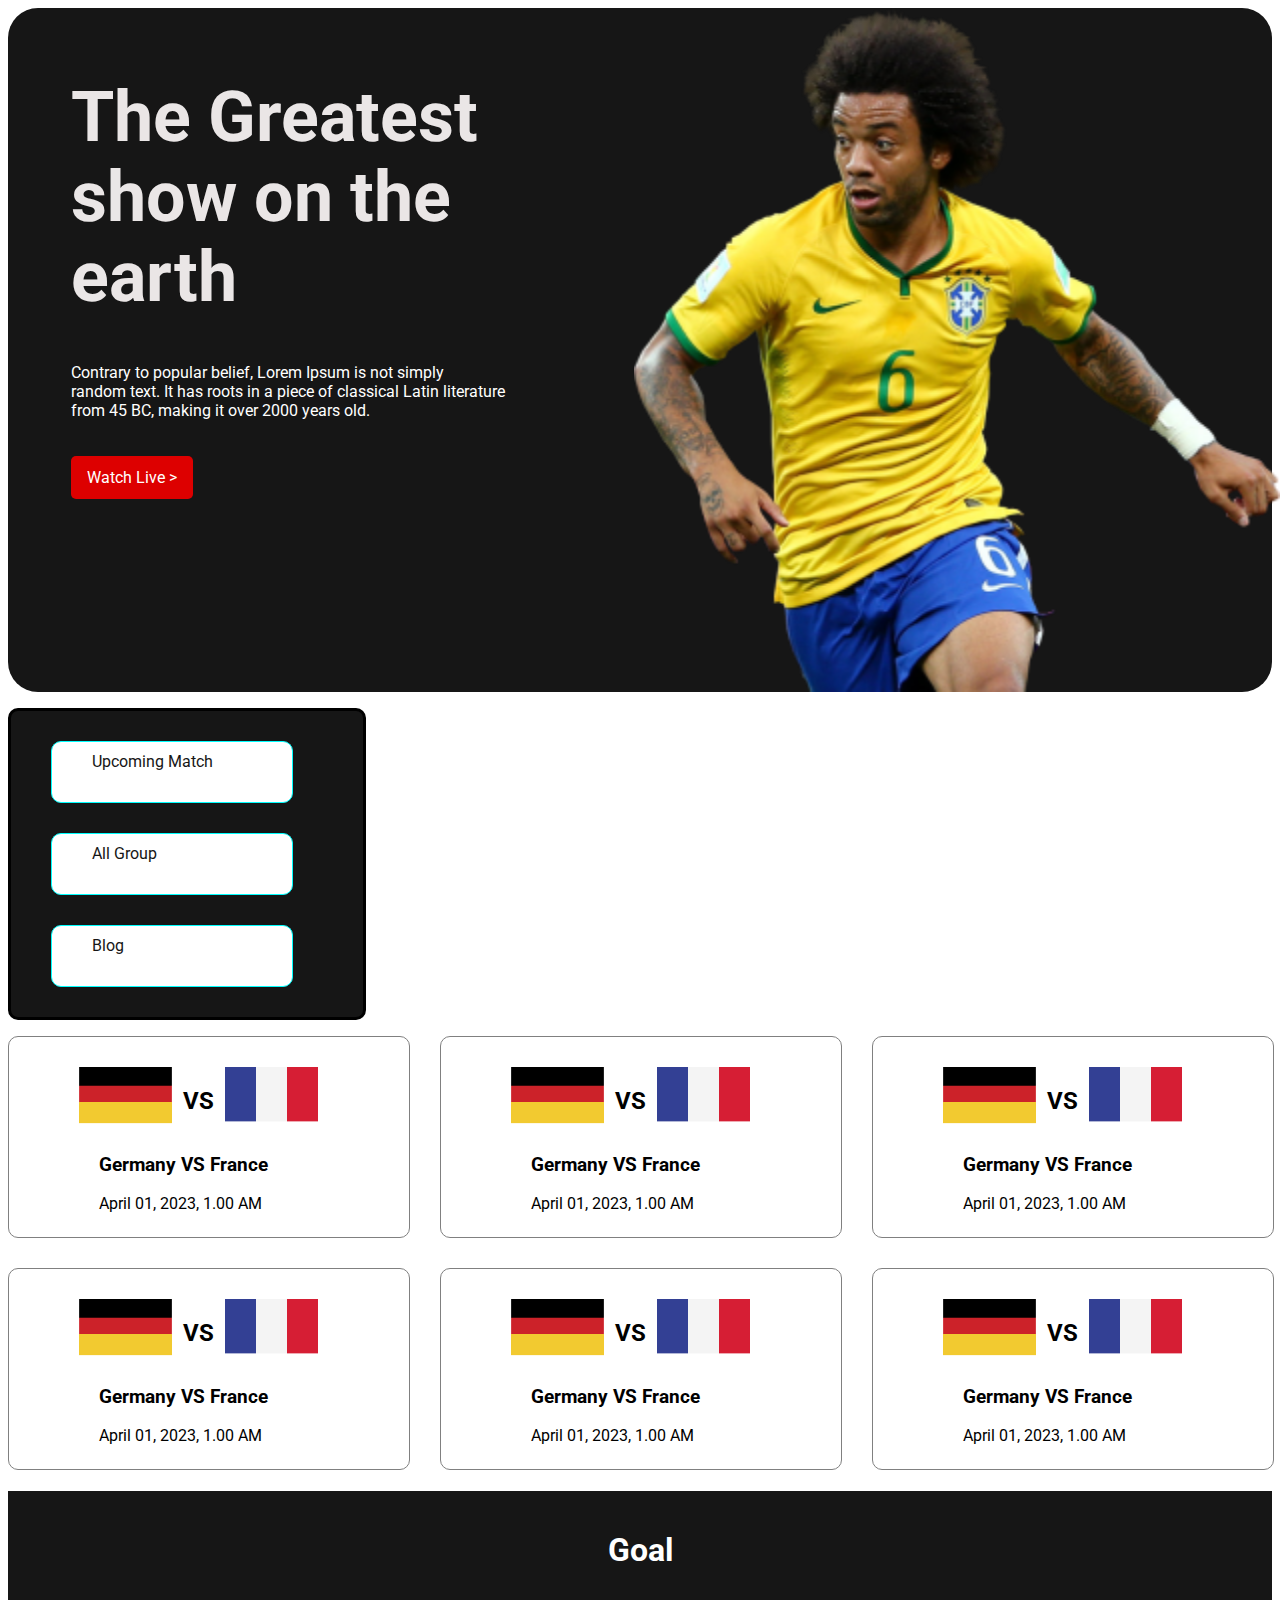
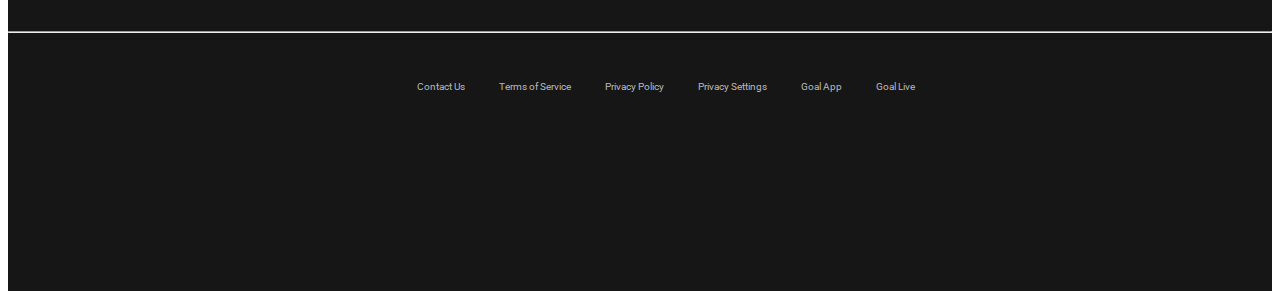
<file: index.html>
<!DOCTYPE html>
<html lang="en">
<head>
    <meta charset="UTF-8">
    <meta http-equiv="X-UA-Compatible" content="IE=edge">
    <meta name="viewport" content="width=device-width, initial-scale=1.0">
    <title>Goal</title>
    <link rel="shortcut icon" href="assets/Flag.png" type="image/x-icon">
    <link rel="stylesheet" href="styles/style2.css">
    <link rel="stylesheet" href="styles/nav.css">
</head>
<body>
  <section class="text-banner">
  
    <div class="first-logs">
         <h1 class="big-logs">
            The Greatest <br>
             show on the <br>
             earth <br>
         </h1>
         <p>
            Contrary to popular belief, Lorem Ipsum is not simply <br>
            random text. It has roots in a piece of classical Latin literature <br>
             from 45 BC, making it over 2000 years old.<br>
         </p>
         <a class="firts-button" href="">
            Watch Live >
            </a>

    </div>
    <div class="big-logs-img">
        <img src="assets/Banner Image.png" alt="">
    </div>
</section>
<section>
    <header>
      <nav class="">
        <ul>
          <li><a target="_blank" href="home.html">Upcoming Match</a></li>
          <li><a href="">All Group</a></li>
          <li><a target="_blank" href="index.html">Blog</a></li>
        </ul>


    </header>
  </section>
  <section class="gird-section">
    <!-- .container>.food*12>img[src="img/food.jpg"]+h2{item-$}+h4{price: $100}+p>lorem30^button{order now} -->
    <div class="contaner">
    <div class="lad-nat">
      <div class="type-blogs">
      <div class="tool-gad"><img src="assets/germany Flag.png" alt=""></div>
      <h2>VS</h2>
      <div class="tool-gad"><img src="assets/Flag.png" alt=""> </div> 
  </div>
  <div class="big-tab">
     <h3>Germany VS France </h3>
  <p>April 01, 2023, 1.00 AM</p>
  </div>
    </div>
    
  <div class="lad-nat">
     <div class="type-blogs">
    <div class="tool-gad"><img src="assets/germany Flag.png" alt=""></div>
    <h2>VS</h2>
    <div class="tool-gad"><img src="assets/Flag.png" alt=""> </div> 
</div>
<div class="big-tab">
   <h3>Germany VS France </h3>
<p>April 01, 2023, 1.00 AM</p>
</div>
  </div>
 
<div class="lad-nat">
  <div class="type-blogs">
  <div class="tool-gad"><img src="assets/germany Flag.png" alt=""></div>
  <h2>VS</h2>
  <div class="tool-gad"><img src="assets/Flag.png" alt=""> </div> 
</div>
<div class="big-tab">
 <h3>Germany VS France </h3>
<p>April 01, 2023, 1.00 AM</p>
</div>
</div>

<div class="lad-nat">
<div class="type-blogs">
  <div class="tool-gad"><img src="assets/germany Flag.png" alt=""></div>
  <h2>VS</h2>
  <div class="tool-gad"><img src="assets/Flag.png" alt=""> </div> 
</div>
<div class="big-tab">
 <h3>Germany VS France </h3>
<p>April 01, 2023, 1.00 AM</p>
</div>
</div>

<div class="lad-nat">
  <div class="type-blogs">
  <div class="tool-gad"><img src="assets/germany Flag.png" alt=""></div>
  <h2>VS</h2>
  <div class="tool-gad"><img src="assets/Flag.png" alt=""> </div> 
</div>
<div class="big-tab">
 <h3>Germany VS France </h3>
<p>April 01, 2023, 1.00 AM</p>
</div>
</div>

<div class="lad-nat">
  <div class="type-blogs">
  <div class="tool-gad"><img src="assets/germany Flag.png" alt=""></div>
  <h2>VS</h2>
  <div class="tool-gad"><img src="assets/Flag.png" alt=""> </div> 
</div>
<div class="big-tab">
 <h3>Germany VS France </h3>
<p>April 01, 2023, 1.00 AM</p>
</div>
</div>
  </div>               
  </section>
  <footer>
    <div>
      <h1>
      Goal
    </h1>
    </div>
   
    <hr>
    <div class="footer-row">
      <p class="footer-nab">
      Contact Us   
    </p>
    <p class="footer-nab">
      Terms of Service
    </p>
    <p class="footer-nab">
      Privacy Policy
    </p>
    <p class="footer-nab"> 
      Privacy Settings
    </p>
    <p class="footer-nab">
      Goal App 
    </p>
    <p class="footer-nab">
      Goal Live
    </p>
    </div>
    

  </footer>
</body>
</html>
</file>
<file: styles/style2.css>
/* /* google fonts  */

    @import url('https://fonts.googleapis.com/css2?family=Edu+VIC+WA+NT+Beginner&family=Poppins:wght@500&family=Roboto&display=swap');
    
    /* comon body */
    body{
        font-family: 'Edu VIC WA NT Beginner', cursive;
        font-family: 'Poppins', sans-serif;
        font-family: 'Roboto', sans-serif;
    
    }
.text-banner{
      display: flex;
      padding-left: 5%;
      background-color: #161616;                                   
      border-radius: 30px;
      
     color: #fff;

}
.big-logs{
        padding-top: 5%;
}
 .big-logs-img img{
               
                width: 200%;
                height: 100%;
                padding-left: 40%;
                font-size: 20px;
    } 
    .big-logs{
        font-style: normal;
        font-weight: 700;
        font-size: 70px;
        line-height: 80px;
        left: 246px;
         top: 150px;

        /* or 114% */
        
        
        color: #eae6e6;
        
    }
    .firts-button{
                 text-decoration: none;
                 padding: 12px 16px;
                 display: inline-block;
                 color: #fff;
                 border-radius: 5px;
                 margin-top: 20px;

               
                
     }           
    .firts-button{
           background: #DD0000;
           border-radius: 5px;
                 
    }
    .firts-button{
             color: #FFFFFF;
              
    }
    /*--------------- 
    contaner blogs
    ---------------- */
    .contaner{
             display: grid;
             grid-template-columns: repeat(3, 1fr);
             grid-gap: 30px;
    }

    .type-blogs{
              display: flex;
              padding-top: 30px;
             padding-left: 60px;
    }
    .lad-nat{
            border: 1px solid grey;
            border-radius: 10px;
            height: 200px;
            width: 400px;
    }
    .big-tab{
           padding-left: 90px;
    }
    .tool-gad{
             padding-left: 10px;
             padding-right: 10px;
    }
    /*------------ 
       footer
    ------------ */
    footer{
        background-color: #161616;
        background-size: cover;
        height: 400px;
    }
    footer h1{
            text-align: center;
            color: #FFFFFF;
            padding: 40px; 
    }
    .footer-row p{
           display: inline-block;
           margin-left: 30px;
           font-size: 10px;
           color: #B9B9B9;
    }
    .footer-row{
             margin-top: 3%;
              margin-left: 30%;
    }
</file>
<file: styles/nav.css>
nav ul{
      border: 3px solid black;
      border-radius: 10px;
      background-color: #161616;
       width: 312px;
       padding-bottom: 30px;
}
nav li{
     
      list-style: none;
      margin-top: 30px;
      border: 1px solid aqua;
      background-color:  #FFFFFF;
      border-radius: 10px;
      height: 40px;
      width: 200px;
      padding-left: 40px;
      padding-top: 10px;
      padding-bottom: 10px;

}
nav li a{
      text-decoration: none;
      color: #161616;
}
</file>
